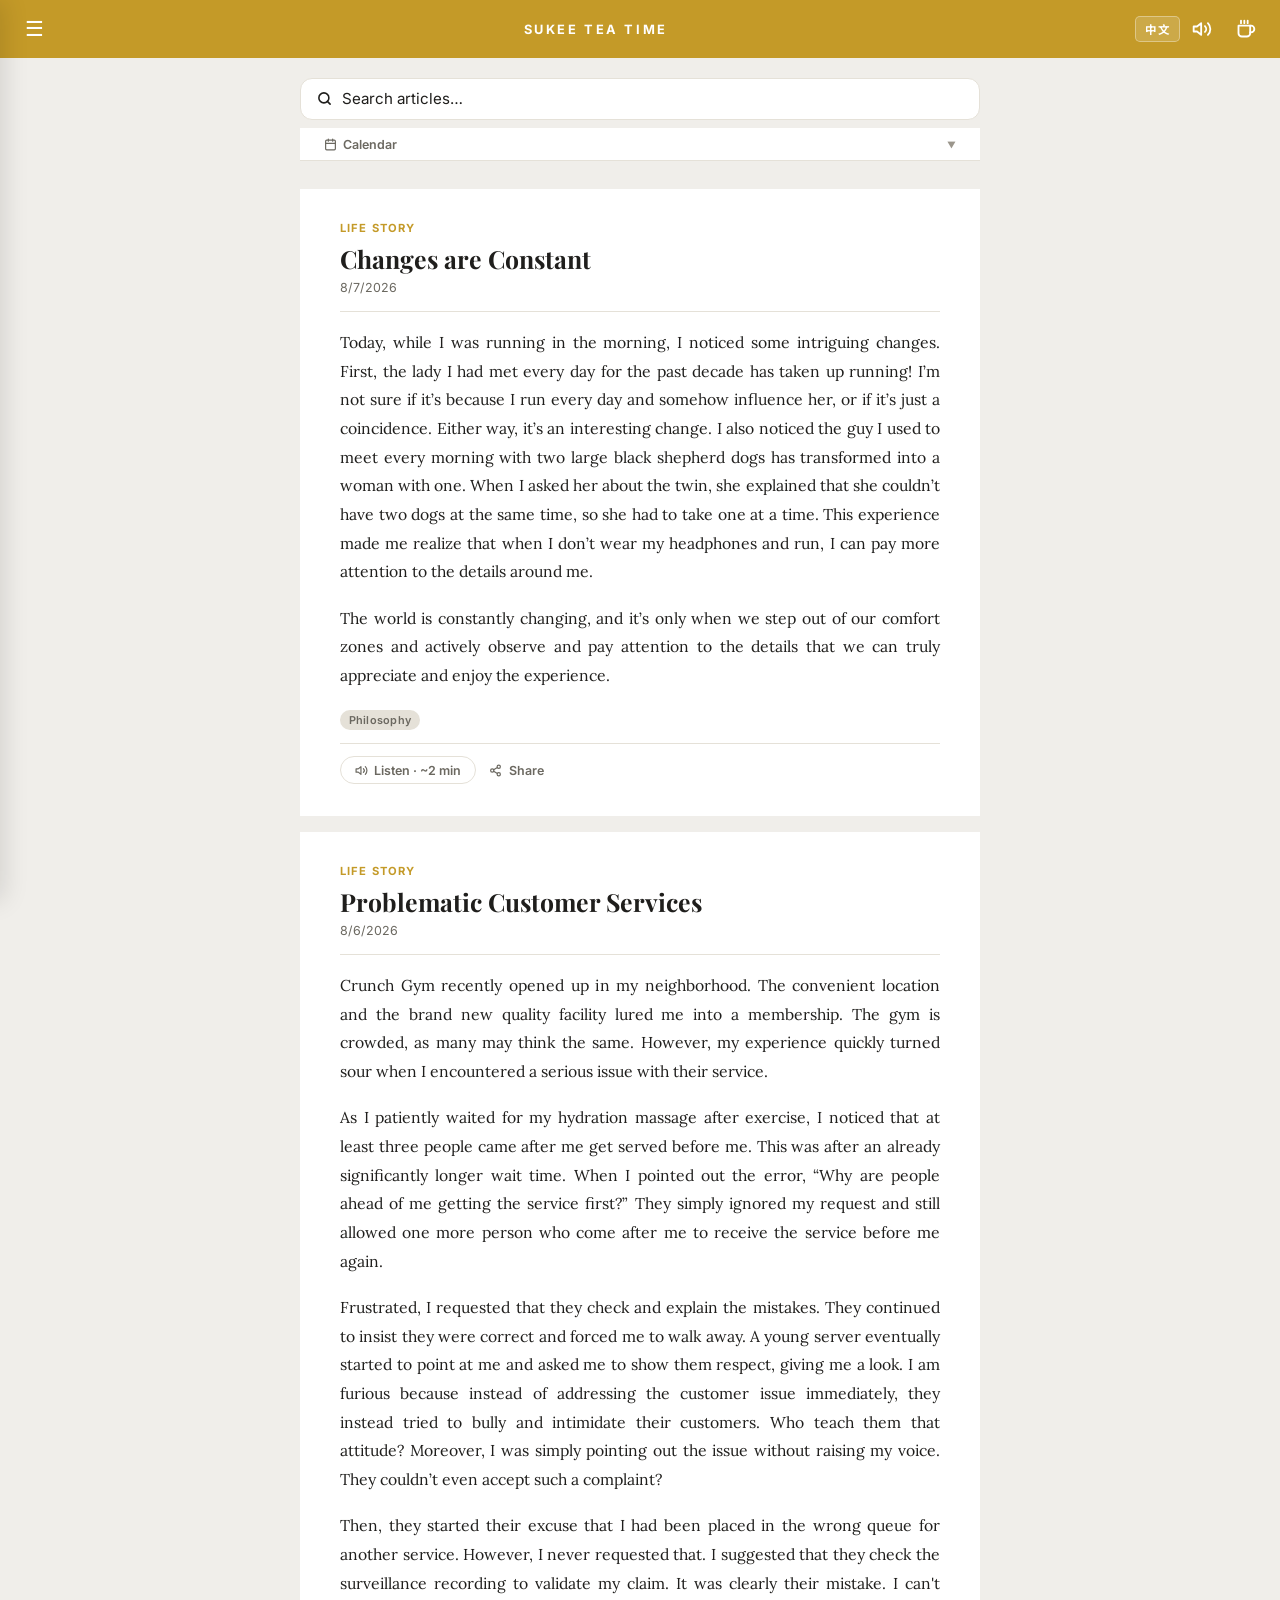
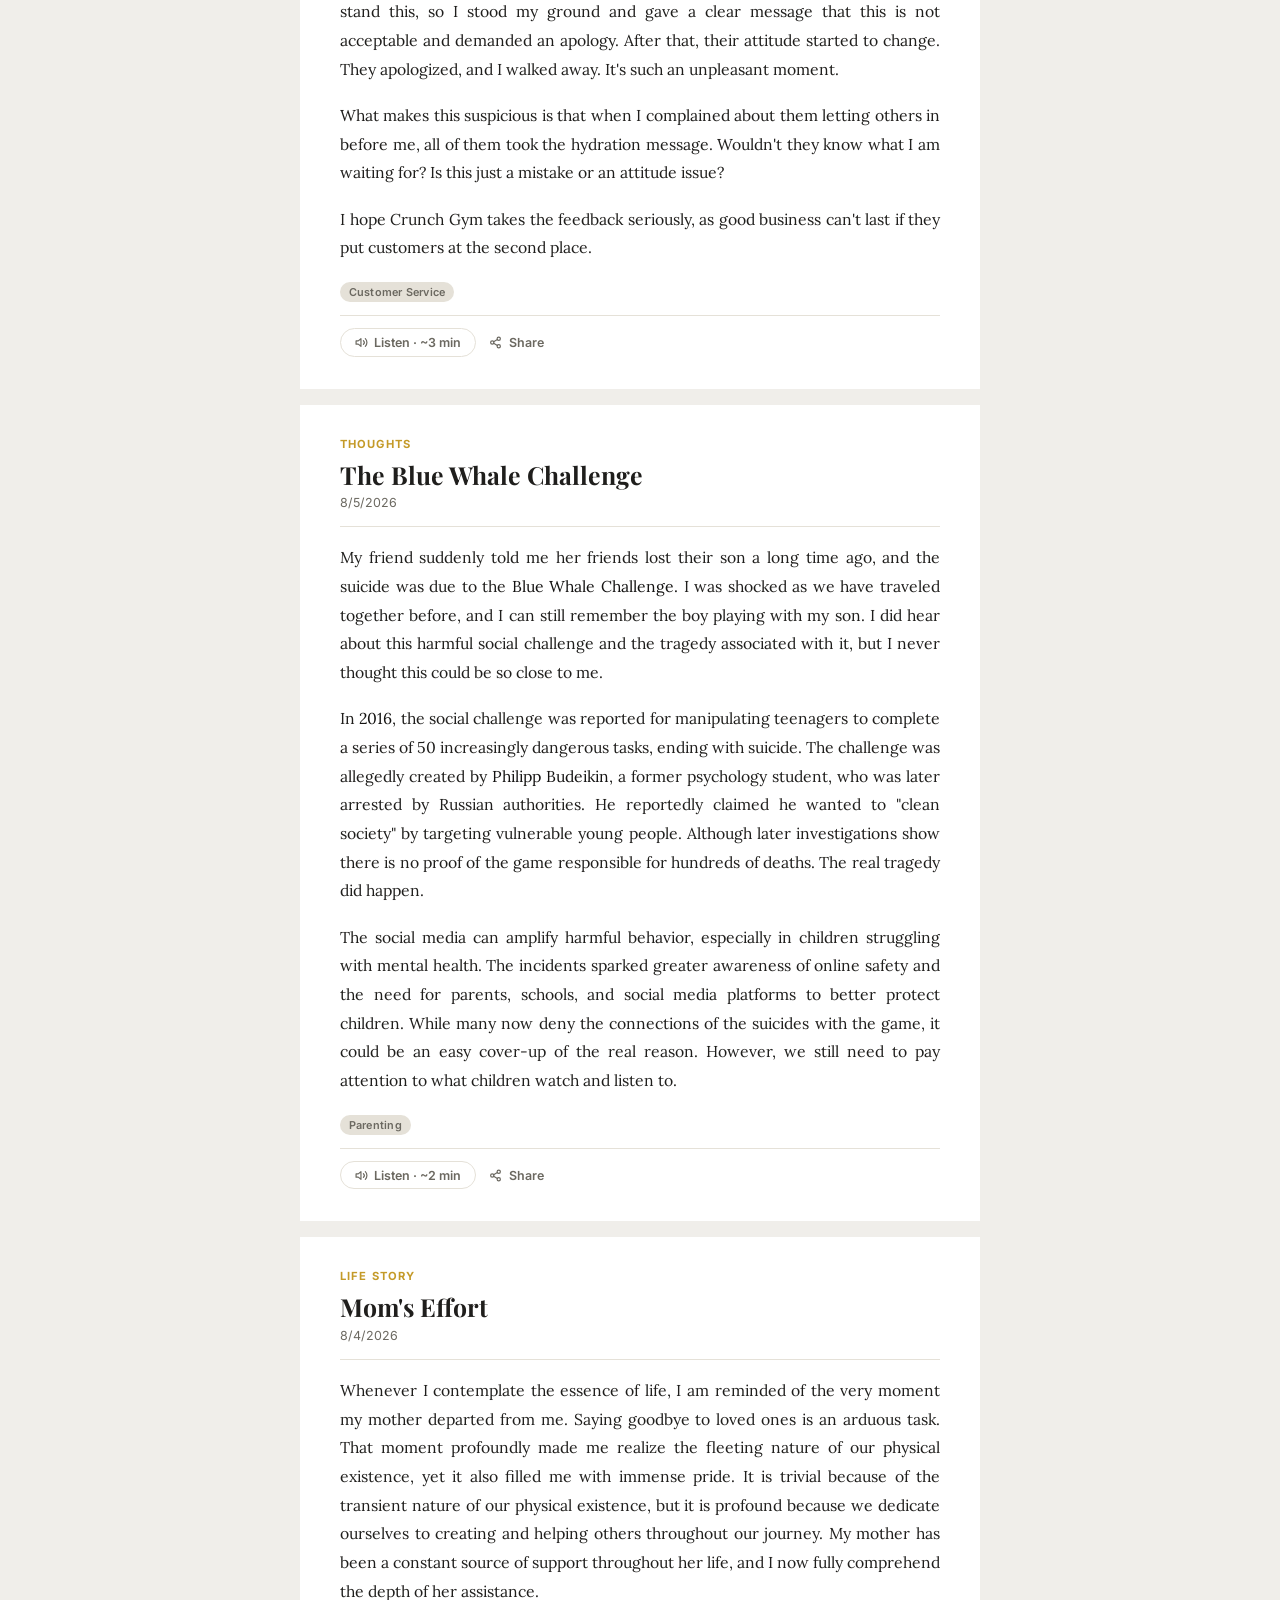
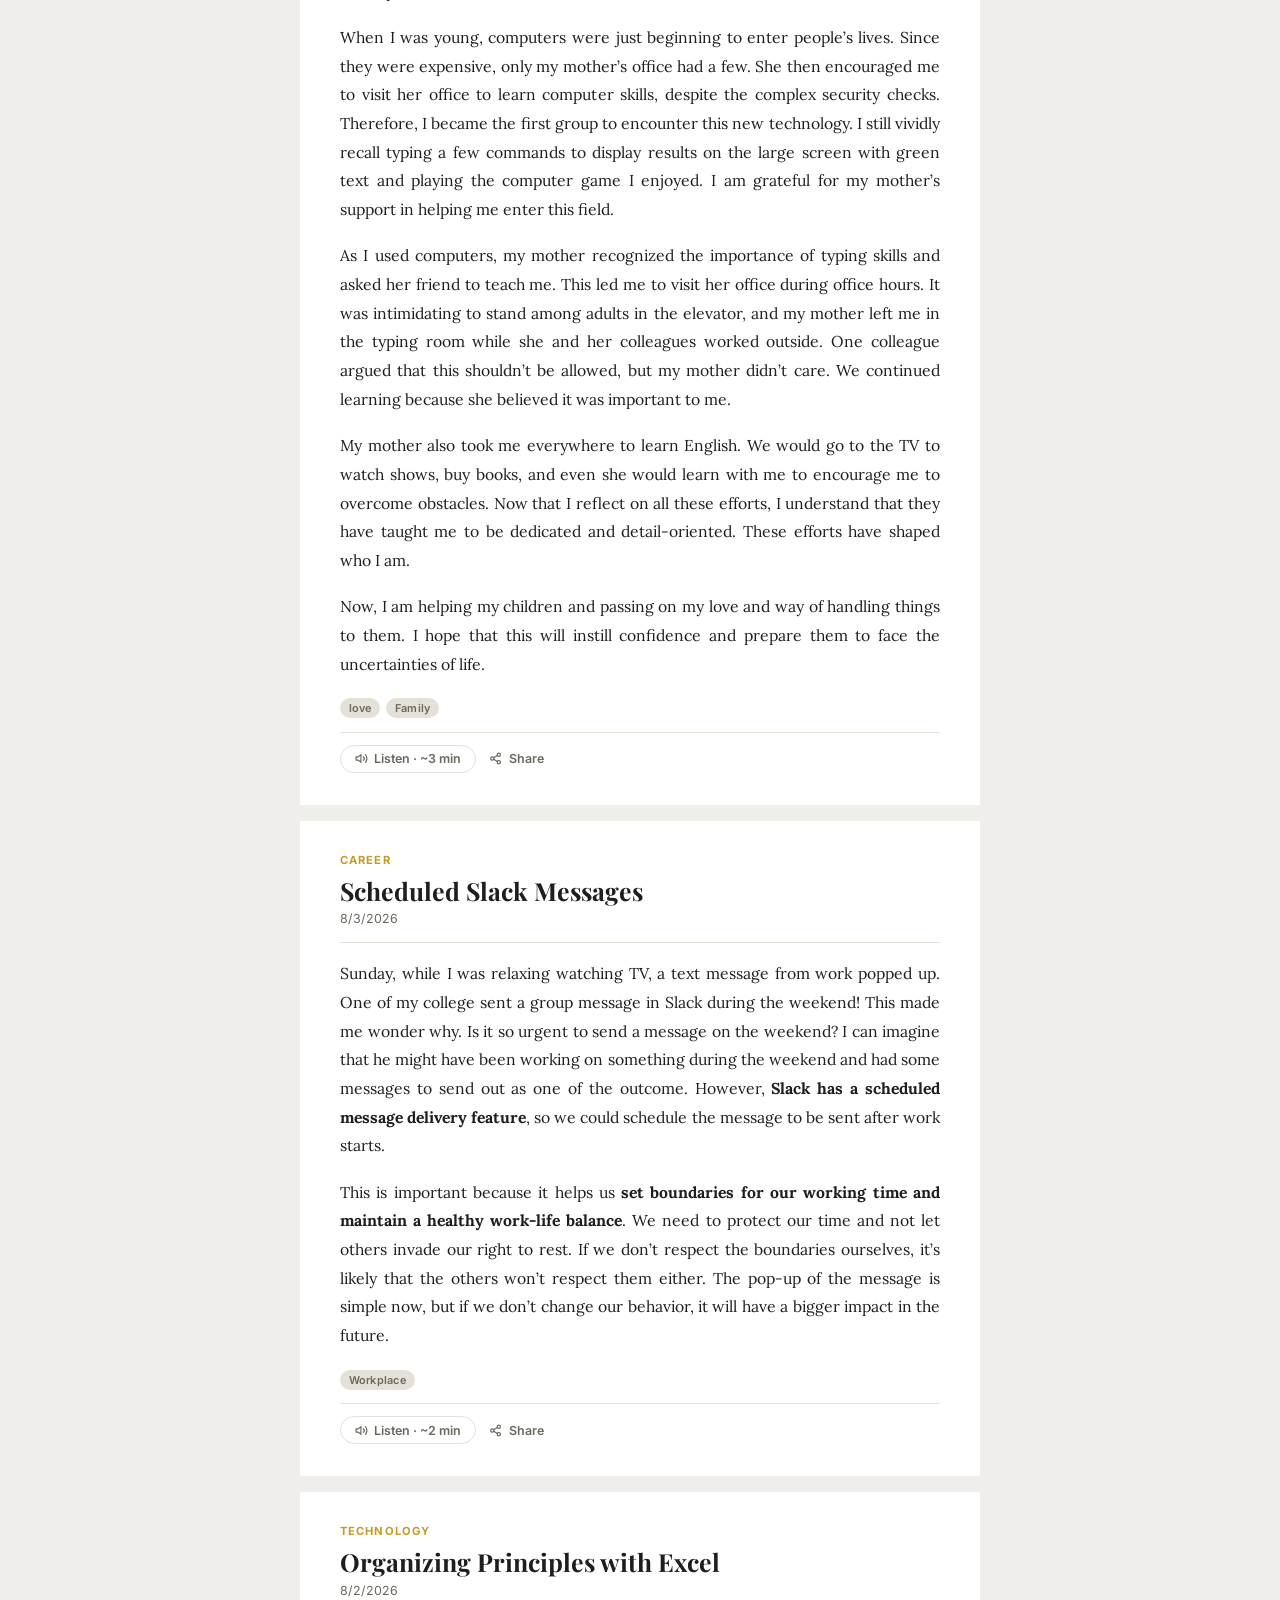
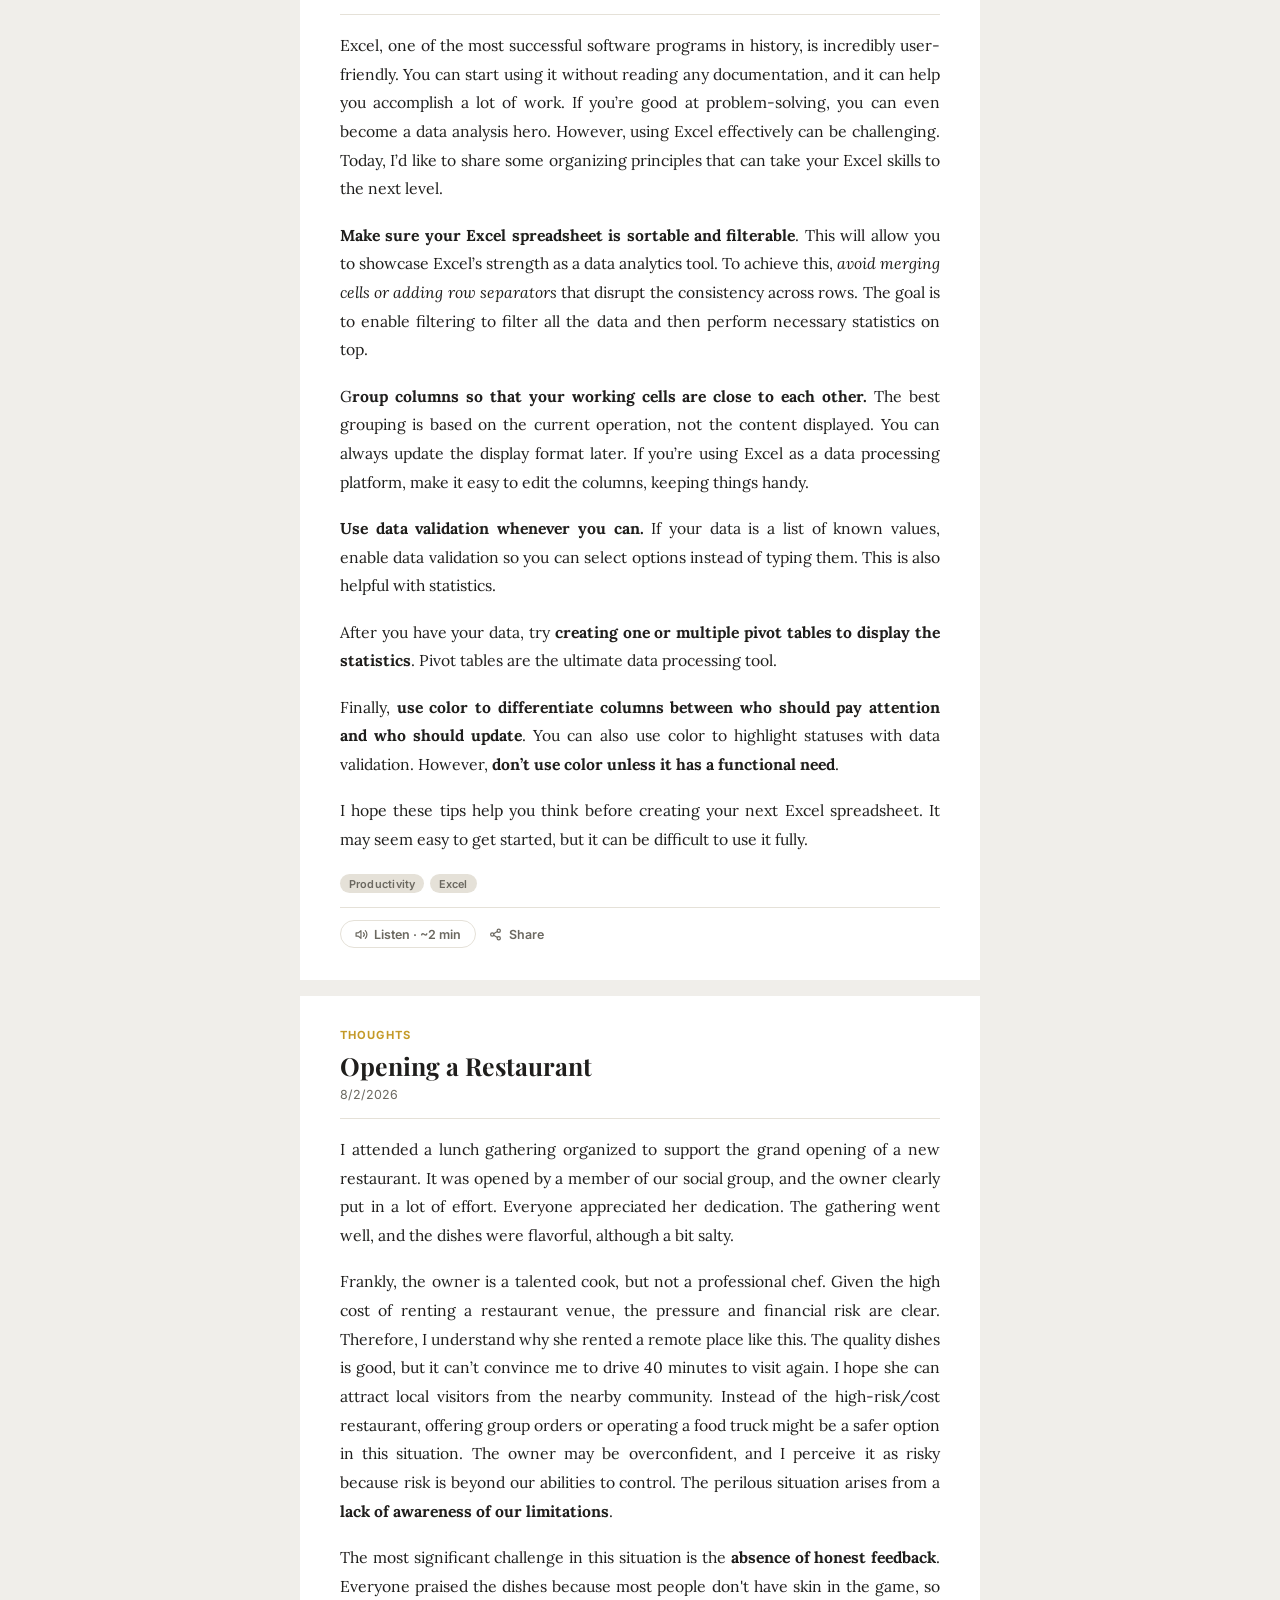
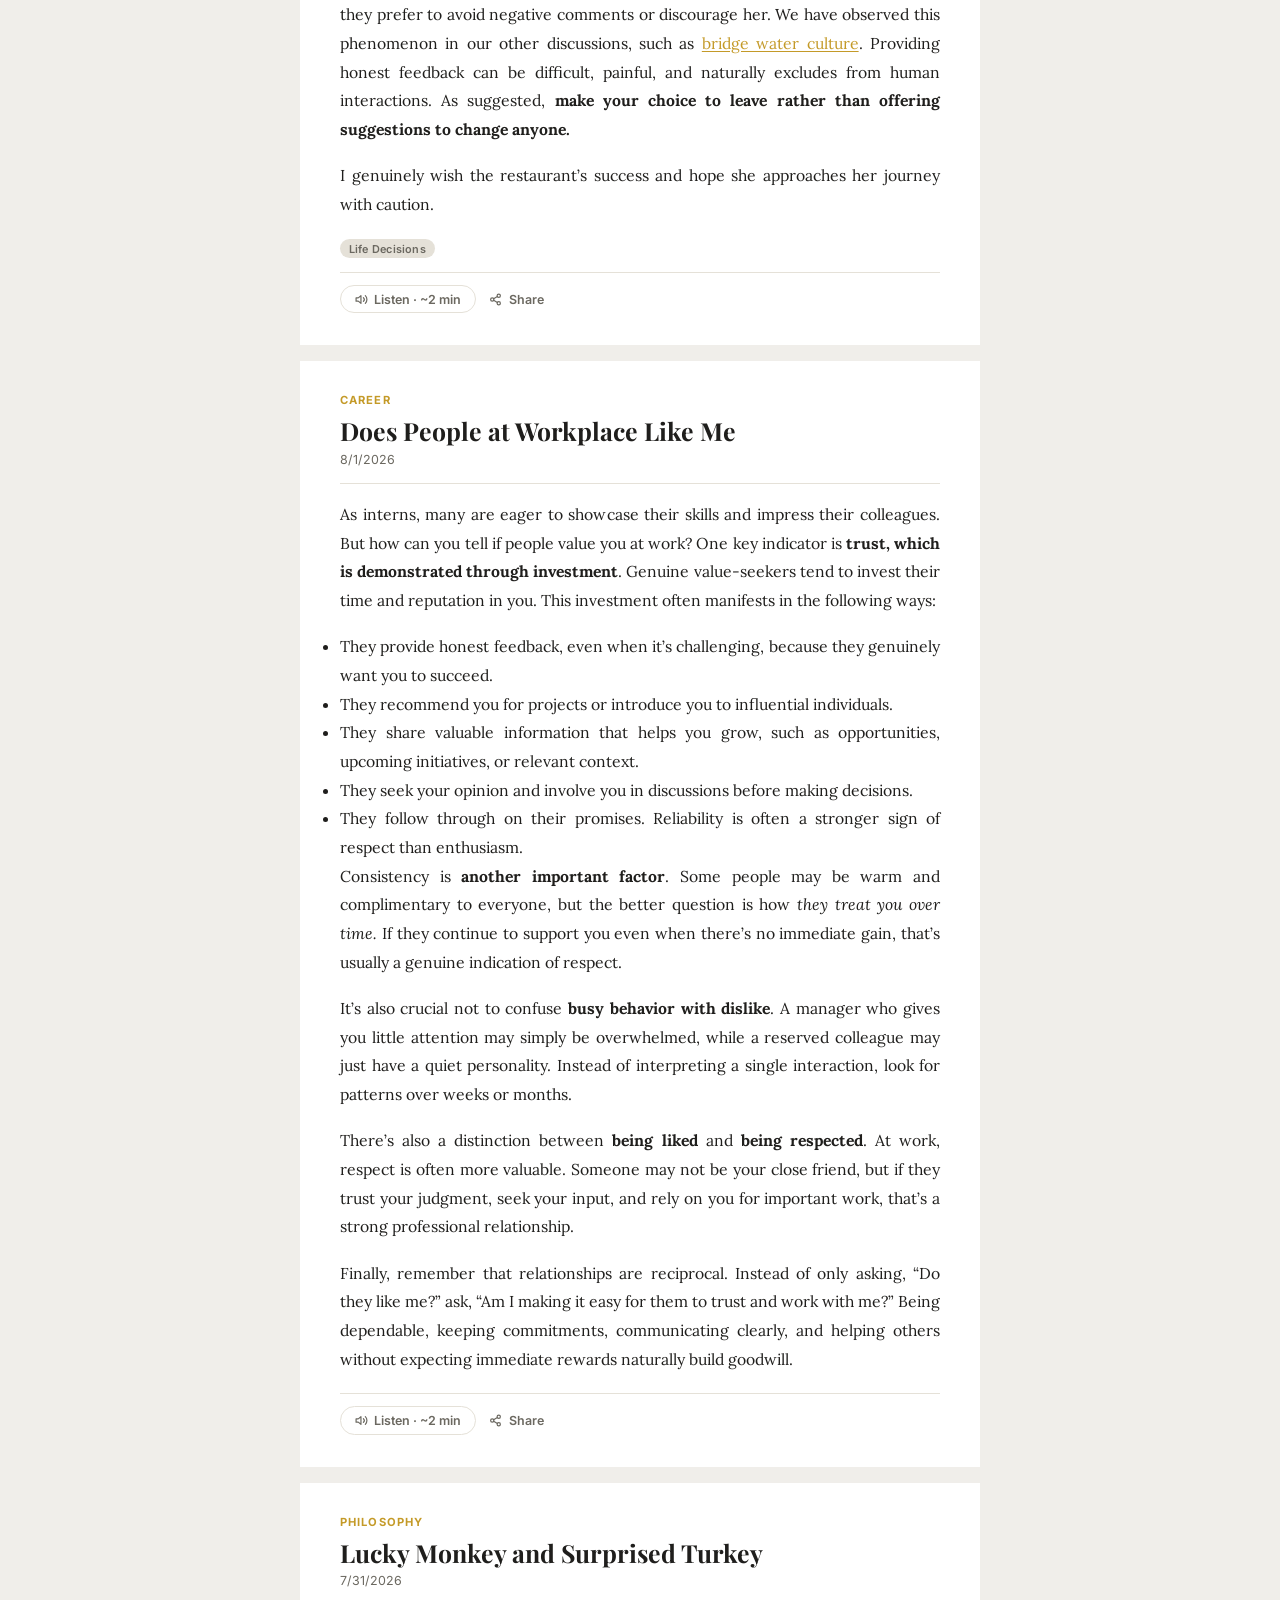
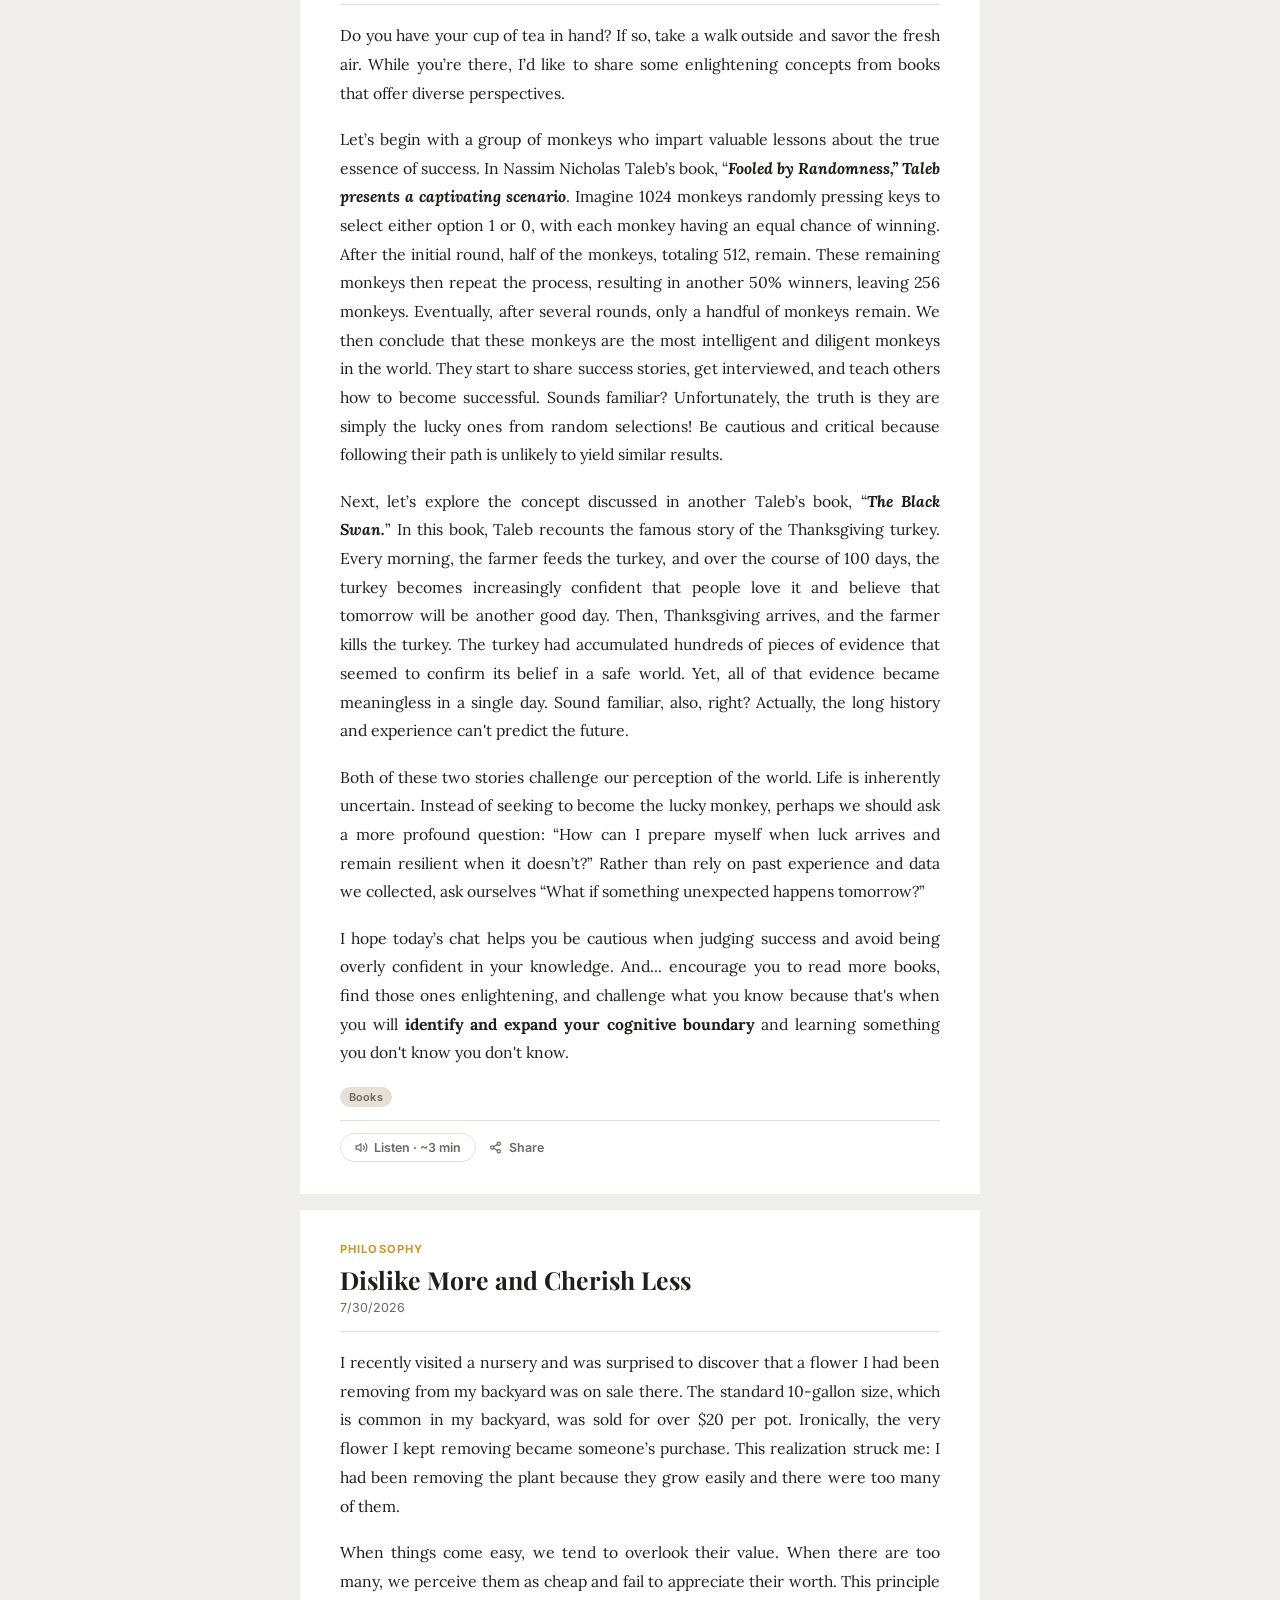
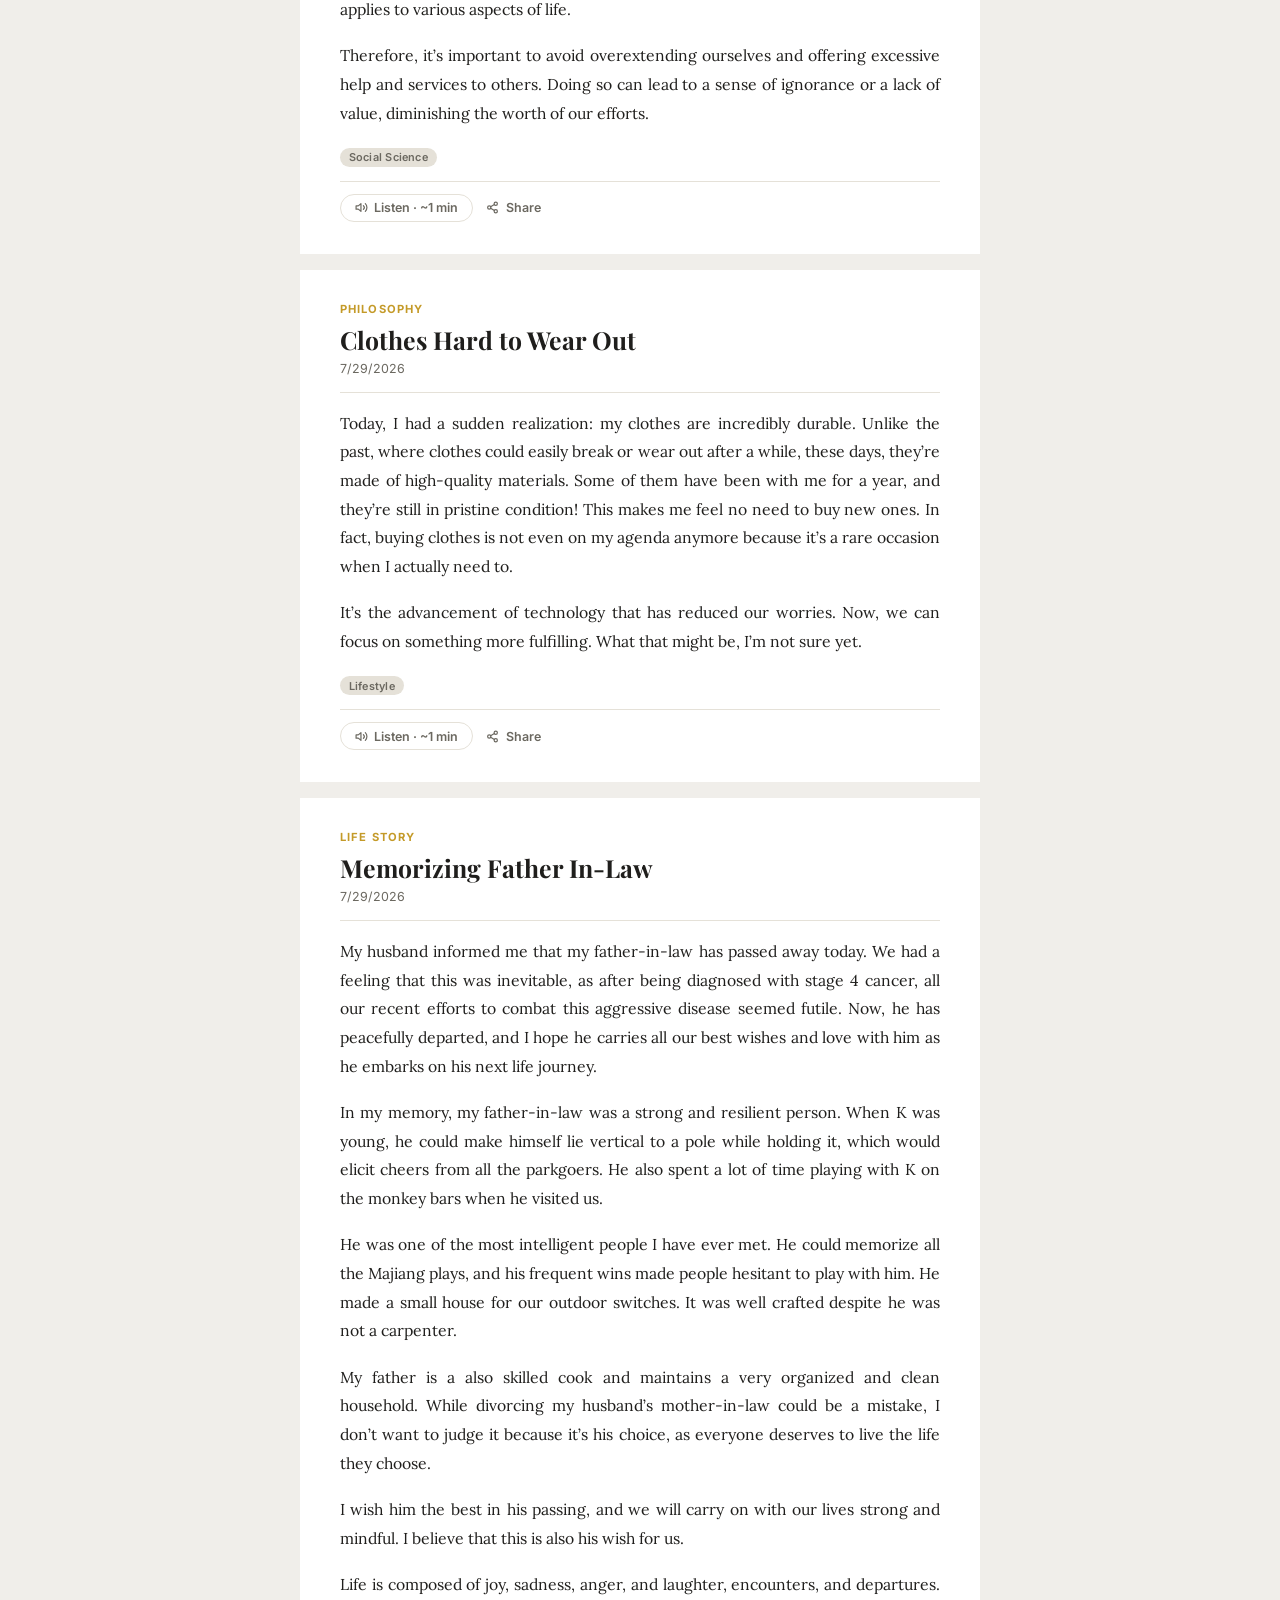
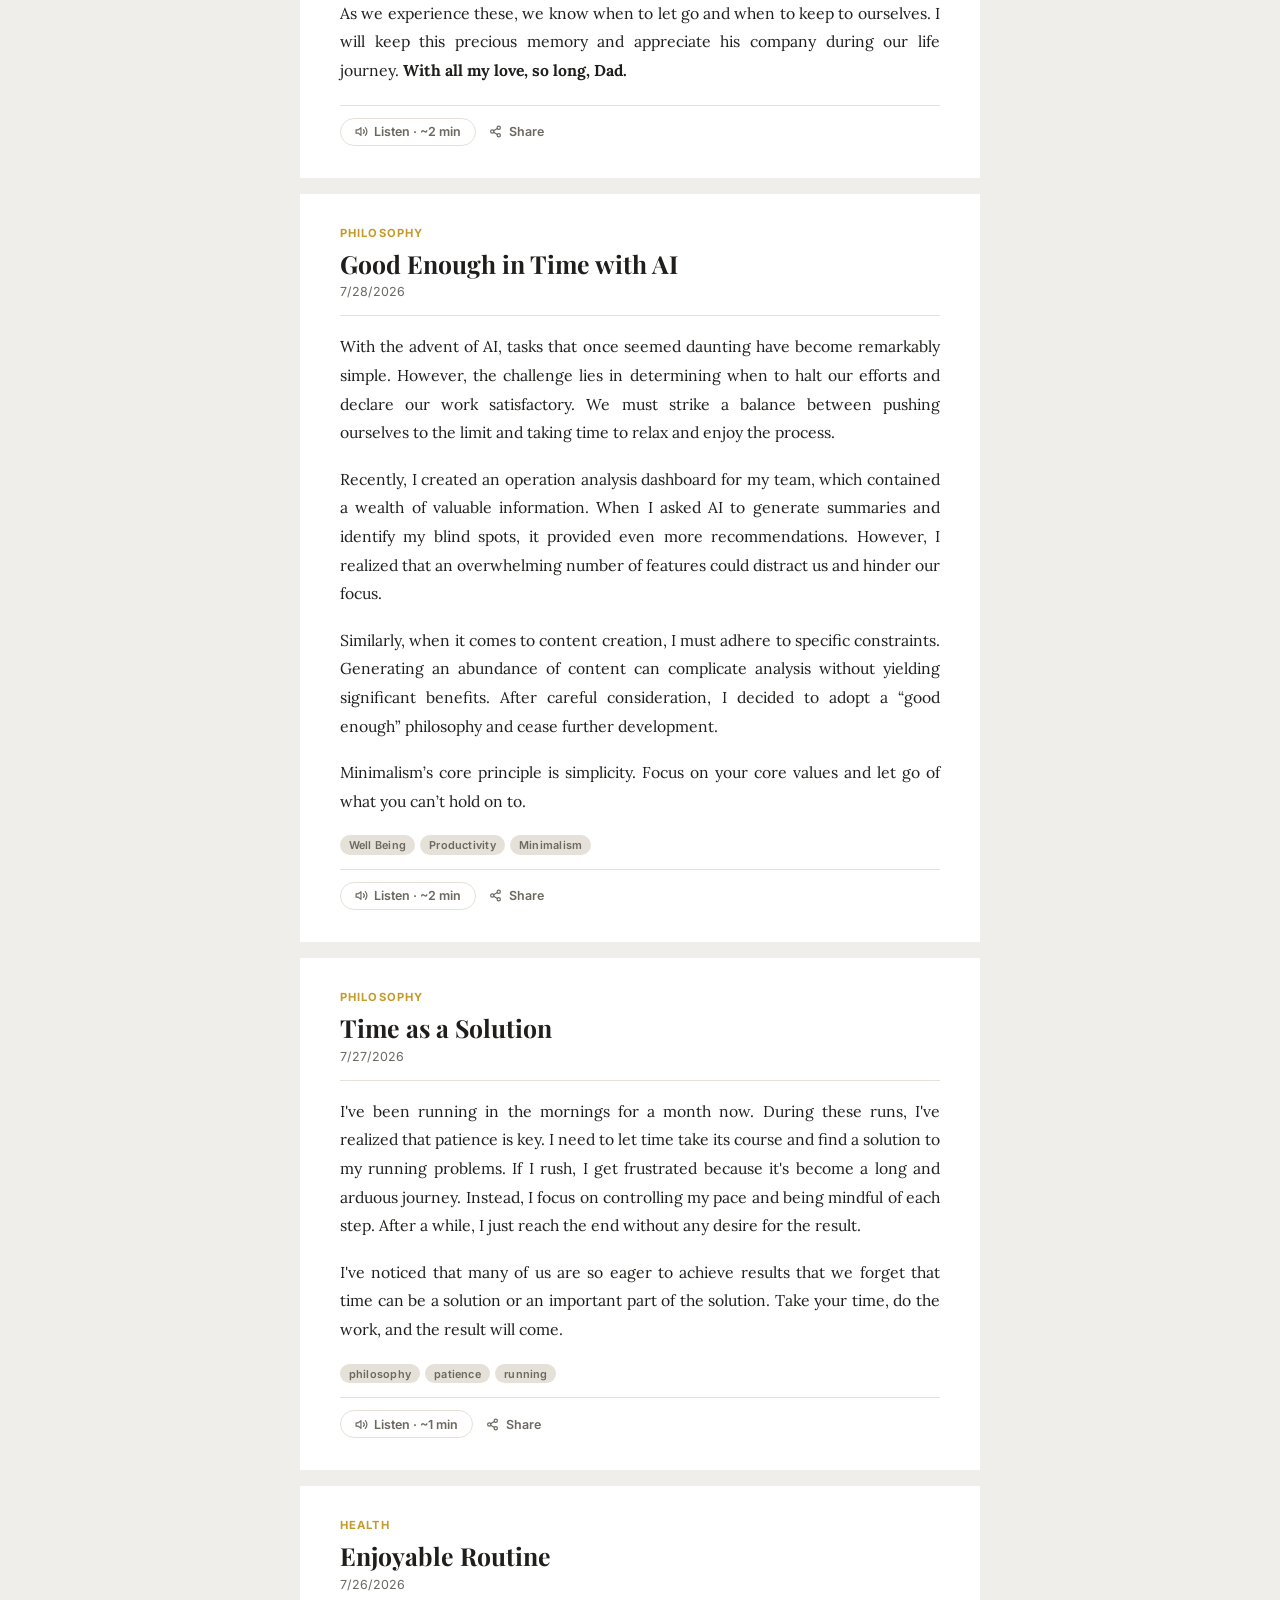
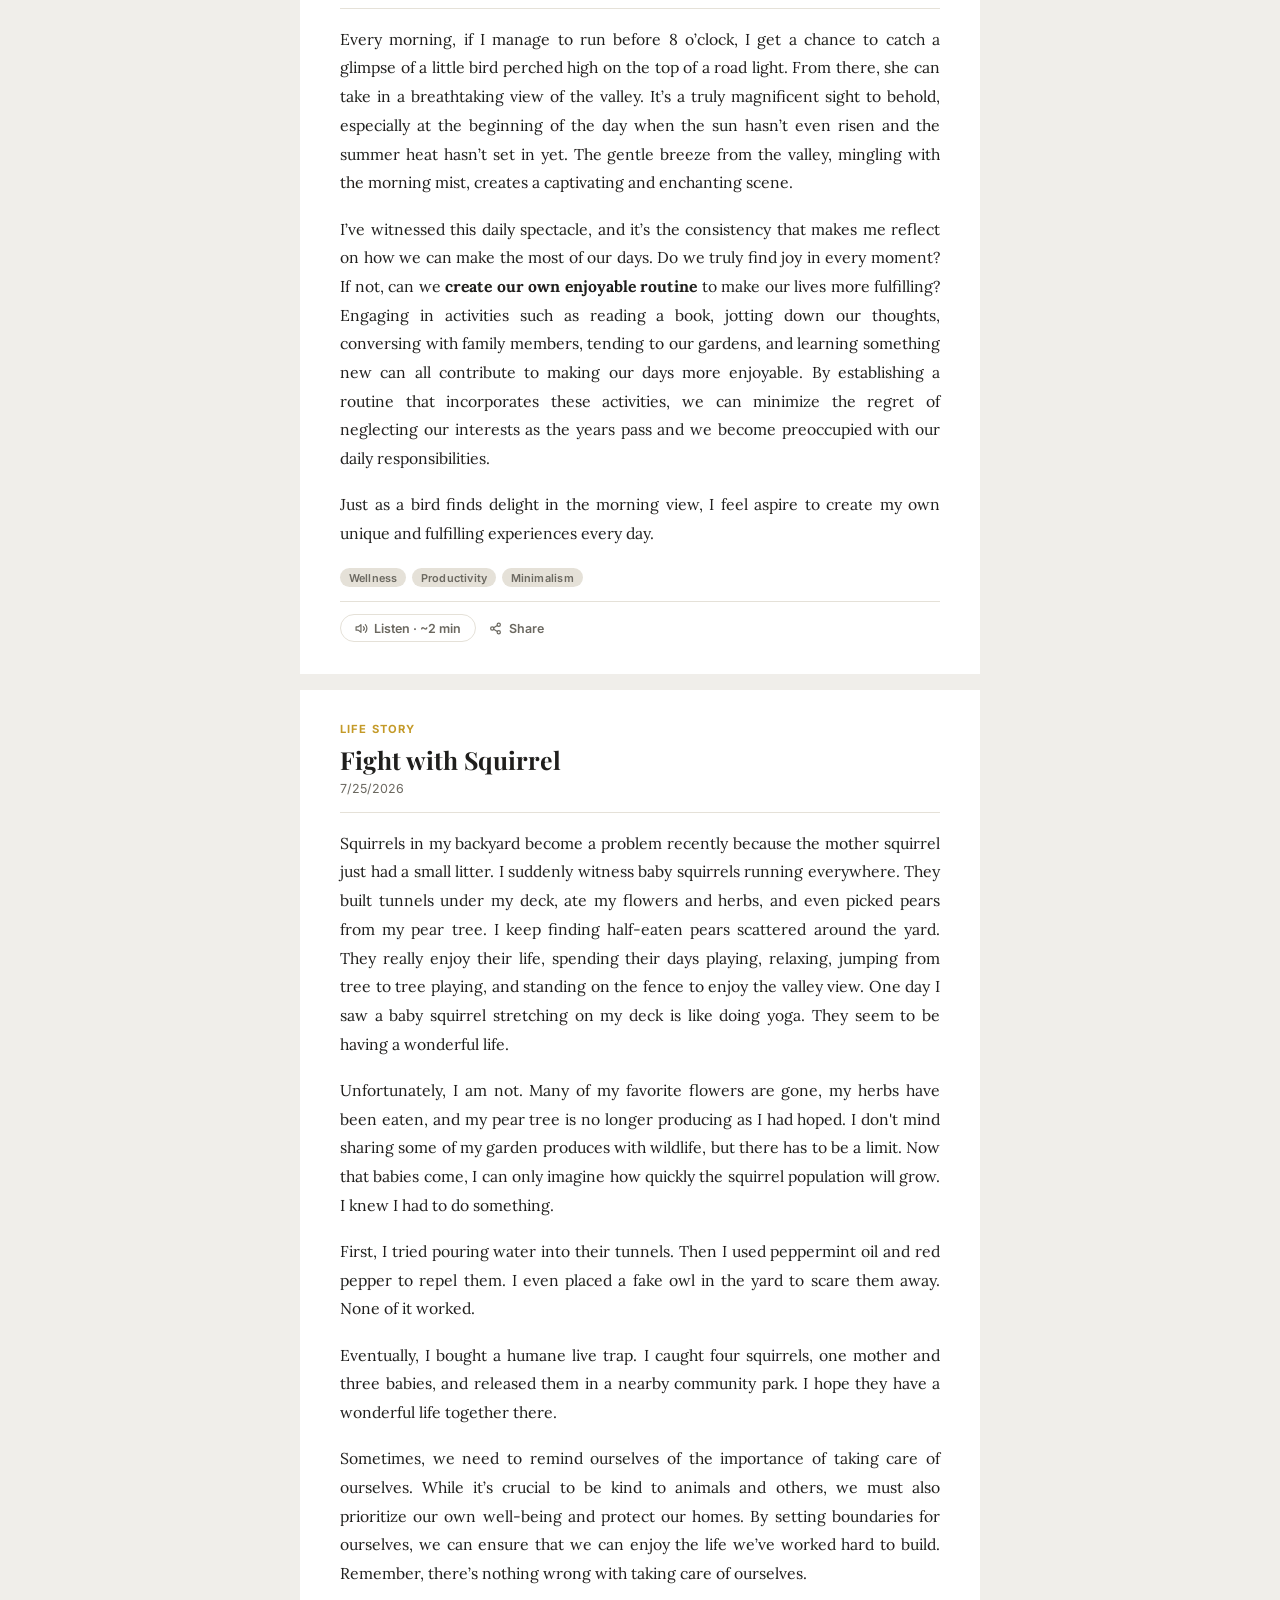
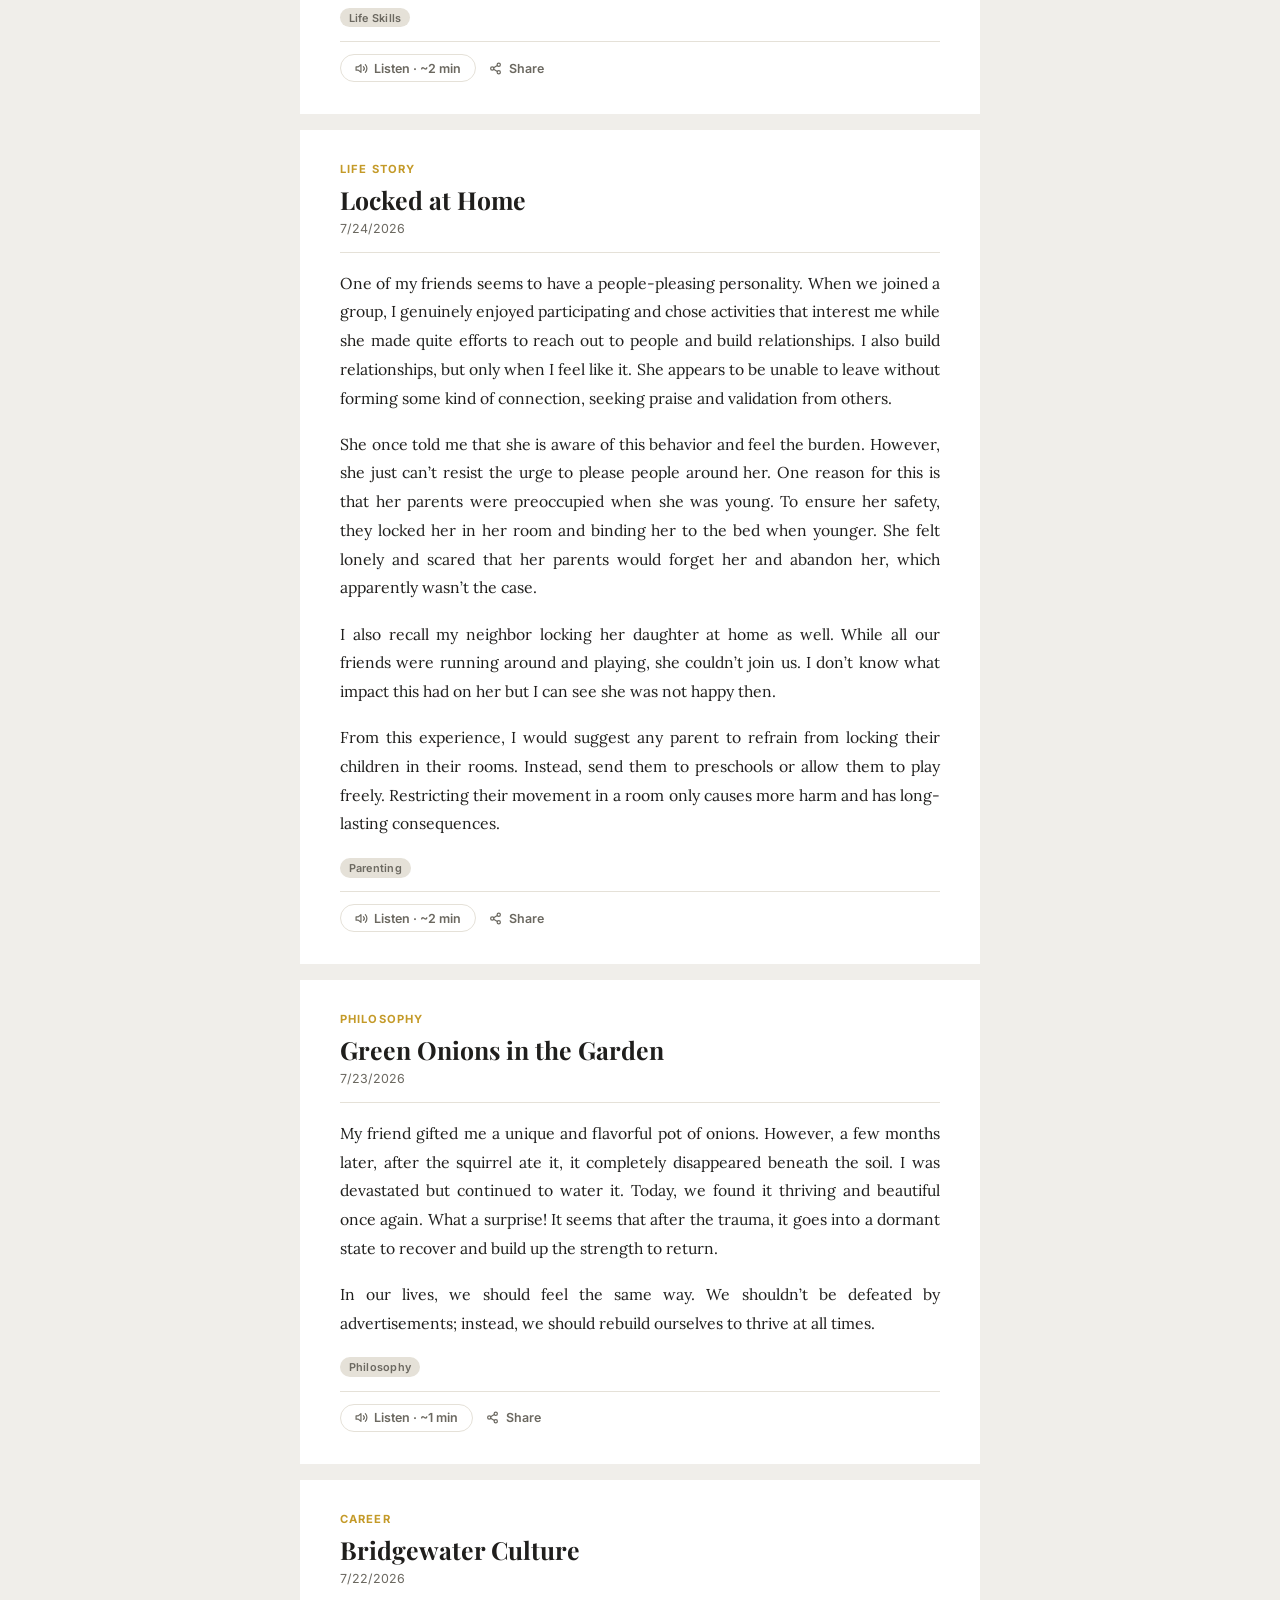
<file: index.html>
<!DOCTYPE html>
<html lang="en">
<head>
  <meta charset="UTF-8">
  <meta name="viewport" content="width=device-width, initial-scale=1.0">
  <title>Sukee Tea Time</title>

  <!-- Open Graph / social sharing -->
  <meta property="og:site_name" content="Sukee Tea Time">
  <meta property="og:type" content="article">
  <meta property="og:title" id="ogTitle" content="Sukee Tea Time">
  <meta property="og:description" id="ogDescription" content="Reflections on life, wellness, and everyday moments.">
  <meta property="og:url" id="ogUrl" content="">
  <meta property="og:image" id="ogImage" content="">
  <meta name="twitter:card" content="summary_large_image">
  <meta name="twitter:title" id="twTitle" content="Sukee Tea Time">
  <meta name="twitter:description" id="twDescription" content="Reflections on life, wellness, and everyday moments.">
  <meta name="twitter:image" id="twImage" content="">
  <link rel="preconnect" href="https://fonts.googleapis.com">
  <link rel="preconnect" href="https://fonts.gstatic.com" crossorigin>
  <link href="https://fonts.googleapis.com/css2?family=Inter:wght@400;500;600;700;800&family=Lora:ital,wght@0,400;0,500;1,400&family=Noto+Sans+SC:wght@400;700&family=Playfair+Display:wght@700;800&display=swap" rel="stylesheet">
  <link rel="stylesheet" href="style.css">
</head>
<body>

  <!-- Header -->
  <header>
    <button class="hamburger" id="hamburgerBtn" aria-label="Menu">&#9776;</button>
    <span class="site-name">Sukee Tea Time</span>
    <button class="lang-toggle" id="langToggle" aria-label="Switch language">中文</button>
    <button class="speaker-btn" id="speakerBtn" aria-label="Read article aloud">
      <svg width="20" height="20" viewBox="0 0 24 24" fill="none" stroke="currentColor" stroke-width="2.2" stroke-linecap="round" stroke-linejoin="round">
        <polygon points="11 5 6 9 2 9 2 15 6 15 11 19 11 5"/>
        <path d="M15.54 8.46a5 5 0 0 1 0 7.07"/>
        <path d="M19.07 4.93a10 10 0 0 1 0 14.14"/>
      </svg>
    </button>
    <a class="tea-chat-btn" href="https://talk.sukeeteatime.com/" target="_blank" rel="noopener" aria-label="Open Tea Chat">
      <svg width="20" height="20" viewBox="0 0 24 24" fill="none" stroke="currentColor" stroke-width="2.2" stroke-linecap="round" stroke-linejoin="round">
        <path d="M17 8h1a4 4 0 0 1 0 8h-1"/>
        <path d="M3 8h14v9a4 4 0 0 1-4 4H7a4 4 0 0 1-4-4V8z"/>
        <line x1="6" y1="2" x2="6" y2="5"/>
        <line x1="10" y1="2" x2="10" y2="5"/>
        <line x1="14" y1="2" x2="14" y2="5"/>
      </svg>
    </a>
  </header>

  <!-- Sidebar -->
  <div class="sidebar-backdrop" id="sidebarBackdrop"></div>
  <aside class="sidebar" id="sidebar">
    <div class="sidebar-head">
      <span class="sidebar-head-title">Sukee Tea Time</span>
      <button class="sidebar-close" id="sidebarClose">✕</button>
    </div>
    <div class="sidebar-body">
      <div class="sidebar-label" id="sidebarBrowseLabel">Browse</div>
      <ul class="sidebar-nav" id="sidebarNav"></ul>
      <div class="sidebar-divider"></div>
    </div>
  </aside>

  <!-- Main search -->
  <div class="main-search-wrap">
    <svg class="main-search-icon" width="15" height="15" viewBox="0 0 24 24" fill="none" stroke="currentColor" stroke-width="2.5" stroke-linecap="round" stroke-linejoin="round"><circle cx="11" cy="11" r="8"/><line x1="21" y1="21" x2="16.65" y2="16.65"/></svg>
    <input type="search" id="mainSearch" class="main-search-input" placeholder="Search articles…" autocomplete="off" autocorrect="off" spellcheck="false">
    <button class="main-search-clear" id="mainSearchClear" style="display:none">✕</button>
  </div>

  <!-- Calendar -->
  <div class="calendar-widget" id="calendarWidget"></div>

  <!-- Main feed -->
  <main id="blogFeed"></main>

  <footer>
    <p>Sukee Tea Time</p>
  </footer>

  <!-- Listen Dialog -->
  <div class="dialog-overlay" id="listenOverlay">
    <div class="listen-dialog">
      <span class="dialog-icon">🎧</span>
      <h2 id="listenDialogTitle">Listen Mode</h2>
      <p id="listenDialogSubtitle">Pick categories and duration for your session.</p>
      <div class="cat-filter-label" id="listenCatLabel">Categories</div>
      <div class="cat-filter-chips" id="catFilterChips"></div>
      <div class="cat-filter-label" id="listenContentLbl">Reading Language</div>
      <div class="time-opts" id="listenLangOpts">
        <button class="time-opt active" data-lang="en">English</button>
        <button class="time-opt" data-lang="zh">Chinese</button>
        <button class="time-opt" data-lang="mix">Mix</button>
      </div>
      <div class="cat-filter-label" id="listenDurLabel">Session length</div>
      <div class="time-opts">
        <button class="time-opt active" data-min="10">10 min</button>
        <button class="time-opt" data-min="15">15 min</button>
        <button class="time-opt" data-min="30">30 min</button>
      </div>
      <button class="btn-start" id="startListenBtn">▶ Start Listening</button>
      <button class="btn-cancel" id="cancelListenBtn">Cancel</button>
    </div>
  </div>

  <!-- Mini Player -->
  <div class="mini-player" id="miniPlayer">
    <div class="mp-info">
      <span class="mp-label" id="mpLabel">🎧 Now Reading</span>
      <div class="mp-title" id="mpTitle">—</div>
      <div class="mp-progress"><div class="mp-bar" id="mpBar"></div></div>
    </div>
    <div class="mp-controls">
      <button class="mp-btn" id="mpPause">⏸</button>
      <button class="mp-btn mp-skip" id="mpSkip">⏭ Skip</button>
      <button class="mp-btn" id="mpStop">■ Stop</button>
    </div>
  </div>

  <!-- Article Modal -->
  <div class="modal-overlay" id="modalOverlay">
    <div class="modal" role="dialog" aria-modal="true">
      <div class="modal-gold-bar"></div>
      <div class="modal-inner">
        <div class="modal-cat" id="modalCategory"></div>
        <h2 class="modal-title" id="modalTitle"></h2>
        <div class="modal-byline" id="modalByline"></div>
        <div class="modal-tags-row" id="modalTags"></div>
        <hr class="modal-divider">
        <div class="modal-body" id="modalContent"></div>
      </div>
      <!-- Home button: placed AFTER modal-inner so it sits above the iOS scroll layer -->
      <a class="modal-close" id="modalClose" href="https://talk.sukeeteatime.com/" target="_blank" rel="noopener" aria-label="Open Sukee Tea Time">
        <svg width="16" height="16" viewBox="0 0 24 24" fill="none" stroke="currentColor" stroke-width="2.2" stroke-linecap="round" stroke-linejoin="round"><path d="M3 9l9-7 9 7v11a2 2 0 0 1-2 2H5a2 2 0 0 1-2-2z"/><polyline points="9 22 9 12 15 12 15 22"/></svg>
      </a>
      <!-- Session controls bar — shown only during timed reading -->
      <div class="session-bar" id="sessionBar" style="display:none">
        <div class="session-bar-progress"><div class="session-bar-fill" id="sessionBarFill"></div></div>
        <div class="session-bar-body">
          <span class="session-bar-track" id="sessionBarTrack"></span>
          <div class="session-bar-controls">
            <button class="sb-btn" id="sbPause">⏸</button>
            <button class="sb-btn sb-skip" id="sbSkip">⏭ Next</button>
            <button class="sb-btn sb-stop" id="sbStop">■ Stop</button>
          </div>
        </div>
      </div>
    </div>
  </div>


  <!-- YouTube IFrame API pre-loaded so it's ready before any session starts -->
  <script async src="https://www.youtube.com/iframe_api"></script>

  <!-- All posts bundled into one file by the pre-commit hook (was 365 separate requests) -->
  <script src="blogs/registry.js?v=14" defer></script>
  <script src="blogs-ch/registry.js?v=14" defer></script>
  <script src="app.js?v=14" defer></script>

</body>
</html>
</file>
<file: style.css>
/* === Reset === */
*, *::before, *::after { box-sizing: border-box; margin: 0; padding: 0; }
html { scroll-behavior: smooth; }

:root {
  --gold: #C49A28;
  --gold-dark: #a8831e;
  --bg: #f0eeea;
  --surface: #ffffff;
  --text: #1f1e1c;
  --text-muted: #6b6860;
  --text-light: #9b968c;
  --border: #e5e1d8;
  --serif: 'Lora', Georgia, 'Times New Roman', serif;
  --display: 'Playfair Display', Georgia, serif;
  --sans: 'Inter', 'Noto Sans SC', system-ui, -apple-system, sans-serif;
}

body {
  font-family: var(--serif);
  background: var(--bg);
  color: var(--text);
  min-height: 100vh;
  -webkit-font-smoothing: antialiased;
}

body.lang-zh {
  font-family: 'Noto Sans SC', system-ui, sans-serif;
}
body.lang-zh .modal-body,
body.lang-zh .post-body {
  font-family: 'Noto Sans SC', system-ui, sans-serif;
  line-height: 2;
}

/* === Header === */
header {
  position: sticky;
  top: 0;
  z-index: 100;
  background: var(--gold);
  display: flex;
  align-items: center;
  height: 58px;
  padding: 0 0.75rem;
}

.hamburger, .speaker-btn, .tea-chat-btn {
  background: none;
  border: none;
  color: white;
  cursor: pointer;
  width: 44px;
  height: 44px;
  display: flex;
  align-items: center;
  justify-content: center;
  border-radius: 50%;
  transition: background 0.15s;
  flex-shrink: 0;
  text-decoration: none;
}
.hamburger { font-size: 1.3rem; letter-spacing: -1px; }
.speaker-btn { font-size: 1.2rem; }
.hamburger:hover, .speaker-btn:hover, .tea-chat-btn:hover { background: rgba(255,255,255,0.18); }

.lang-toggle {
  background: rgba(255,255,255,0.15);
  border: 1px solid rgba(255,255,255,0.35);
  color: white;
  border-radius: 5px;
  padding: 0.22rem 0.55rem;
  font-family: var(--sans);
  font-size: 0.72rem;
  font-weight: 700;
  letter-spacing: 0.04em;
  cursor: pointer;
  transition: background 0.15s;
  margin-right: auto;
}
.lang-toggle:hover { background: rgba(255,255,255,0.28); }

.site-name {
  flex: 1;
  text-align: center;
  font-family: var(--sans);
  font-weight: 700;
  font-size: 0.8rem;
  letter-spacing: 0.2em;
  text-transform: uppercase;
  color: white;
}

/* === Sidebar === */
.sidebar {
  position: fixed;
  top: 0;
  left: -290px;
  width: 290px;
  height: 100dvh;
  background: var(--surface);
  z-index: 300;
  transition: left 0.28s cubic-bezier(0.4, 0, 0.2, 1);
  display: flex;
  flex-direction: column;
  box-shadow: 4px 0 24px rgba(0,0,0,0.12);
}
.sidebar.open { left: 0; }

.sidebar-backdrop {
  position: fixed;
  inset: 0;
  background: rgba(0,0,0,0.38);
  z-index: 299;
  opacity: 0;
  pointer-events: none;
  transition: opacity 0.28s;
}
.sidebar-backdrop.open { opacity: 1; pointer-events: all; }

.sidebar-head {
  background: var(--gold);
  min-height: 58px;
  display: flex;
  align-items: center;
  justify-content: space-between;
  padding: 0 1rem 0 1.25rem;
}
.sidebar-head-title {
  font-family: var(--sans);
  font-weight: 700;
  font-size: 0.75rem;
  letter-spacing: 0.18em;
  text-transform: uppercase;
  color: white;
}
.sidebar-close {
  background: none;
  border: none;
  color: white;
  font-size: 1.1rem;
  cursor: pointer;
  width: 36px;
  height: 36px;
  display: flex;
  align-items: center;
  justify-content: center;
  border-radius: 50%;
  transition: background 0.15s;
}
.sidebar-close:hover { background: rgba(255,255,255,0.18); }

.sidebar-body { flex: 1; overflow-y: auto; padding: 1.25rem 0; }

.sidebar-search-wrap {
  display: flex;
  align-items: center;
  margin: 0 1.25rem 1rem;
  background: #f8f7f4;
  border: 1.5px solid var(--border);
  border-radius: 10px;
  padding: 0.5rem 0.75rem;
  transition: border-color 0.18s;
}
.sidebar-search-wrap:focus-within {
  border-color: var(--gold);
  background: #fff;
}
.sidebar-search-icon {
  color: var(--text-dim);
  flex-shrink: 0;
  margin-right: 0.5rem;
}
.sidebar-search-input {
  flex: 1;
  border: none;
  background: transparent;
  font-family: var(--sans);
  font-size: 0.88rem;
  color: var(--text);
  outline: none;
  min-width: 0;
  -webkit-appearance: none;
}
.sidebar-search-input::placeholder { color: var(--text-dim); }
.sidebar-search-input::-webkit-search-cancel-button { display: none; }
.sidebar-search-clear {
  display: none;
  align-items: center;
  justify-content: center;
  border: none;
  background: none;
  color: var(--text-dim);
  cursor: pointer;
  font-size: 0.75rem;
  padding: 0 0 0 0.35rem;
  flex-shrink: 0;
}
.sidebar-search-clear:hover { color: var(--text); }

mark.search-hl {
  background: #ffe066;
  color: inherit;
  border-radius: 2px;
  padding: 0 1px;
}
@media (prefers-color-scheme: dark) {
  mark.search-hl { background: #b8860b; color: #fff; }
}
:root[data-theme="dark"] mark.search-hl { background: #b8860b; color: #fff; }
:root[data-theme="light"] mark.search-hl { background: #ffe066; color: inherit; }

.search-snippet {
  font-size: 0.88rem;
  color: var(--text-dim);
  line-height: 1.55;
  margin: 0;
}

.sidebar-label {
  font-family: var(--sans);
  font-size: 0.65rem;
  font-weight: 700;
  text-transform: uppercase;
  letter-spacing: 0.1em;
  color: var(--text-light);
  padding: 0 1.25rem;
  margin-bottom: 0.35rem;
  margin-top: 1rem;
}
.sidebar-label:first-child { margin-top: 0; }

.sidebar-nav { list-style: none; }
.sidebar-nav li button {
  display: block;
  width: 100%;
  text-align: left;
  background: none;
  border: none;
  border-left: 3px solid transparent;
  padding: 0.6rem 1.25rem;
  font-family: var(--sans);
  font-size: 0.88rem;
  color: var(--text-muted);
  cursor: pointer;
  transition: all 0.15s;
}
.sidebar-nav li button:hover { background: #faf8f4; color: var(--gold); border-left-color: var(--gold); }
.sidebar-nav li button.active { color: var(--gold); font-weight: 700; border-left-color: var(--gold); background: #fef9ee; }

.sidebar-divider { height: 1px; background: var(--border); margin: 1rem 1.25rem; }

.sidebar-write {
  display: block;
  margin: 0.75rem 1.25rem 0;
  padding: 0.65rem 1rem;
  background: var(--gold);
  color: white;
  border-radius: 4px;
  font-family: var(--sans);
  font-size: 0.84rem;
  font-weight: 600;
  text-align: center;
  text-decoration: none;
  transition: background 0.15s;
}
.sidebar-write:hover { background: var(--gold-dark); opacity: 1; }

/* === Main Feed === */
main { max-width: 680px; margin: 0 auto; padding: 1.75rem 0 6rem; }
body.player-active main { padding-bottom: 5.5rem; }

.post-card {
  background: var(--surface);
  padding: 2rem 2.5rem;
  margin-bottom: 1rem;
  cursor: pointer;
  transition: box-shadow 0.18s;
  -webkit-tap-highlight-color: transparent;
}
.post-card:hover { box-shadow: 0 3px 16px rgba(0,0,0,0.09); }
.post-card--pinned { border-left: 3px solid var(--gold); }

.post-cat-row {
  display: flex;
  align-items: center;
  gap: 0.6rem;
  margin-bottom: 0.5rem;
}
.post-cat-row .post-cat { margin-bottom: 0; }

.post-pin-badge {
  font-size: 0.65rem;
  font-weight: 700;
  letter-spacing: 0.06em;
  text-transform: uppercase;
  color: var(--gold);
  opacity: 0.75;
}

.post-cat {
  font-family: var(--sans);
  font-size: 0.7rem;
  font-weight: 700;
  text-transform: uppercase;
  letter-spacing: 0.1em;
  color: var(--gold);
}

.post-title {
  font-family: var(--display);
  font-size: 1.55rem;
  font-weight: 700;
  line-height: 1.25;
  color: var(--text);
  margin-bottom: 0.35rem;
}

.post-date {
  font-family: var(--sans);
  font-size: 0.78rem;
  color: var(--text-muted);
  margin-bottom: 1rem;
}

.post-hr { border: none; border-top: 1px solid var(--border); margin-bottom: 1rem; }

.post-body {
  font-size: 0.985rem;
  line-height: 1.82;
  color: var(--text);
  text-align: justify;
  margin-bottom: 1.25rem;
}
.post-body p { margin-bottom: 1.1rem; }
.post-body p:last-child { margin-bottom: 0; }

.post-tags {
  display: flex;
  flex-wrap: wrap;
  gap: 0.35rem;
  margin-bottom: 0.85rem;
}
.post-tag {
  font-family: var(--sans);
  font-size: 0.68rem;
  font-weight: 600;
  color: var(--text-muted);
  background: var(--border);
  border: none;
  border-radius: 20px;
  padding: 0.18rem 0.55rem;
  letter-spacing: 0.02em;
  white-space: nowrap;
  cursor: pointer;
  transition: background 0.15s, color 0.15s;
}
.post-tag:hover {
  background: var(--gold);
  color: #fff;
}

.post-footer {
  display: flex;
  align-items: center;
  padding-top: 0.75rem;
  border-top: 1px solid var(--border);
}

.post-listen-btn {
  display: inline-flex;
  align-items: center;
  gap: 0.4rem;
  background: none;
  border: 1px solid var(--border);
  border-radius: 20px;
  padding: 0.35rem 0.85rem;
  font-family: var(--sans);
  font-size: 0.78rem;
  font-weight: 600;
  color: var(--text-muted);
  cursor: pointer;
  transition: all 0.15s;
}
.post-listen-btn:hover { border-color: var(--gold); color: var(--gold); background: rgba(196,154,40,0.06); }

.post-share-btn {
  display: inline-flex;
  align-items: center;
  gap: 0.4rem;
  background: none;
  border: none;
  padding: 0.35rem 0.6rem;
  font-family: var(--sans);
  font-size: 0.78rem;
  font-weight: 600;
  color: var(--text-muted);
  cursor: pointer;
  transition: color 0.15s;
  margin-left: 0.25rem;
}
.post-share-btn:hover { color: var(--gold); }

#appToast {
  position: fixed;
  bottom: 5rem;
  left: 50%;
  transform: translateX(-50%) translateY(8px);
  background: #222;
  color: #fff;
  font-family: var(--sans);
  font-size: 0.82rem;
  padding: 0.5rem 1.1rem;
  border-radius: 20px;
  opacity: 0;
  pointer-events: none;
  transition: opacity 0.18s, transform 0.18s;
  white-space: nowrap;
  z-index: 9999;
}
#appToast.show {
  opacity: 1;
  transform: translateX(-50%) translateY(0);
}

/* === Listen Dialog === */
.dialog-overlay {
  position: fixed;
  inset: 0;
  background: rgba(0,0,0,0.5);
  backdrop-filter: blur(4px);
  -webkit-backdrop-filter: blur(4px);
  z-index: 400;
  display: flex;
  align-items: center;
  justify-content: center;
  padding: 1.5rem;
  opacity: 0;
  pointer-events: none;
  transition: opacity 0.2s;
}
.dialog-overlay.open { opacity: 1; pointer-events: all; }

.listen-dialog {
  background: var(--surface);
  border-radius: 12px;
  padding: 2.5rem 2rem 2rem;
  max-width: 360px;
  width: 100%;
  text-align: center;
  transform: translateY(16px) scale(0.97);
  transition: transform 0.22s cubic-bezier(0.34, 1.2, 0.64, 1);
  box-shadow: 0 24px 64px rgba(0,0,0,0.22);
  max-height: calc(100dvh - 4rem);
  overflow-y: auto;
  overscroll-behavior: contain;
}
.dialog-overlay.open .listen-dialog { transform: translateY(0) scale(1); }

.dialog-icon { font-size: 2.25rem; display: block; margin-bottom: 0.75rem; }

.listen-dialog h2 {
  font-family: var(--display);
  font-size: 1.5rem;
  font-weight: 700;
  margin-bottom: 0.35rem;
}
.listen-dialog > p {
  font-family: var(--sans);
  font-size: 0.85rem;
  color: var(--text-muted);
  margin-bottom: 1.75rem;
}

.time-opts { display: flex; gap: 0.5rem; margin-bottom: 1.5rem; }

.time-opt {
  flex: 1;
  padding: 0.8rem 0.5rem;
  border: 2px solid var(--border);
  border-radius: 8px;
  background: none;
  font-family: var(--sans);
  font-size: 0.92rem;
  font-weight: 700;
  color: var(--text-muted);
  cursor: pointer;
  transition: all 0.18s;
}
.time-opt:hover { border-color: var(--gold); color: var(--gold); }
.time-opt.active { border-color: var(--gold); background: var(--gold); color: white; }

.btn-start {
  display: block;
  width: 100%;
  padding: 0.9rem;
  background: var(--gold);
  color: white;
  border: none;
  border-radius: 8px;
  font-family: var(--sans);
  font-size: 1rem;
  font-weight: 700;
  cursor: pointer;
  margin-bottom: 0.85rem;
  transition: background 0.15s, transform 0.12s;
}
.btn-start:hover { background: var(--gold-dark); transform: translateY(-1px); }
.btn-start:active { transform: translateY(0); }

.btn-cancel {
  background: none;
  border: none;
  font-family: var(--sans);
  font-size: 0.85rem;
  color: var(--text-light);
  cursor: pointer;
  padding: 0.4rem;
  transition: color 0.15s;
}
.btn-cancel:hover { color: var(--text-muted); }

/* === Mini Player === */
.mini-player {
  position: fixed;
  bottom: 0;
  left: 0;
  right: 0;
  background: #1f1e1c;
  z-index: 200;
  padding: 0.7rem 1.25rem;
  display: none;
  align-items: center;
  gap: 1rem;
  border-top: 2px solid var(--gold);
}
.mini-player.active { display: flex; }

.mp-info { flex: 1; min-width: 0; }

.mp-label {
  font-family: var(--sans);
  font-size: 0.62rem;
  text-transform: uppercase;
  letter-spacing: 0.1em;
  color: var(--gold);
  font-weight: 700;
  display: block;
  margin-bottom: 0.18rem;
}
.mp-title {
  font-family: var(--serif);
  font-size: 0.85rem;
  color: white;
  white-space: nowrap;
  overflow: hidden;
  text-overflow: ellipsis;
  cursor: pointer;
  text-decoration: underline;
  text-underline-offset: 2px;
  text-decoration-color: rgba(255,255,255,0.4);
}
.mp-title:hover { text-decoration-color: white; }
.mp-progress {
  height: 2px;
  background: rgba(255,255,255,0.12);
  border-radius: 1px;
  margin-top: 0.4rem;
  overflow: hidden;
}
.mp-bar {
  height: 100%;
  background: var(--gold);
  width: 0%;
  transition: width 0.5s linear;
}

.mp-controls { display: flex; align-items: center; gap: 0.4rem; flex-shrink: 0; }

.mp-btn {
  background: none;
  border: 1px solid rgba(255,255,255,0.2);
  color: rgba(255,255,255,0.8);
  border-radius: 6px;
  padding: 0.38rem 0.65rem;
  font-family: var(--sans);
  font-size: 0.8rem;
  font-weight: 600;
  cursor: pointer;
  transition: all 0.15s;
  white-space: nowrap;
}
.mp-btn:hover { background: rgba(255,255,255,0.08); border-color: rgba(255,255,255,0.4); color: white; }

.mp-skip { border-color: rgba(196,154,40,0.6); color: var(--gold); }
.mp-skip:hover { background: rgba(196,154,40,0.12); border-color: var(--gold); }

/* === Article Modal === */
.modal-overlay {
  position: fixed;
  inset: 0;
  background: rgba(0,0,0,0.5);
  backdrop-filter: blur(4px);
  -webkit-backdrop-filter: blur(4px);
  z-index: 200;
  display: flex;
  align-items: stretch;
  overflow: hidden;
  opacity: 0;
  pointer-events: none;
  transition: opacity 0.22s;
}
.modal-overlay.open { opacity: 1; pointer-events: all; }

.modal {
  background: var(--surface);
  width: 100%;
  position: relative;
  display: flex;
  flex-direction: column;
  height: 100vh;
  height: 100dvh;
  transform: translateY(20px);
  transition: transform 0.22s cubic-bezier(0.34, 1.2, 0.64, 1);
  box-shadow: 0 24px 64px rgba(0,0,0,0.22);
}
.modal-overlay.open .modal { transform: translateY(0); }

.modal-gold-bar { background: var(--gold); height: 4px; flex-shrink: 0; }

.modal-inner {
  flex: 1;
  overflow-y: auto;
  -webkit-overflow-scrolling: touch;
  overscroll-behavior: contain;
  padding: 1.75rem 1.25rem 2rem;
}

/* Speech highlighting */
.speech-active {
  background: rgba(196,154,40,0.18);
  border-radius: 3px;
  transition: background 0.25s;
}

/* === Session bar (timed reading controls at bottom of modal) === */
.session-bar {
  flex-shrink: 0;
  background: #1f1e1c;
  border-top: 2px solid var(--gold);
  padding: 0.55rem 1.25rem 0.8rem;
}
.session-bar-progress {
  height: 2px;
  background: rgba(255,255,255,0.12);
  border-radius: 1px;
  margin-bottom: 0.55rem;
  overflow: hidden;
}
.session-bar-fill {
  height: 100%;
  background: var(--gold);
  width: 0%;
  transition: width 0.5s linear;
}
.session-bar-body {
  display: flex;
  align-items: center;
  justify-content: space-between;
  gap: 0.75rem;
}
.session-bar-track {
  font-family: var(--sans);
  font-size: 0.7rem;
  color: rgba(255,255,255,0.6);
  white-space: nowrap;
  flex-shrink: 0;
  letter-spacing: 0.02em;
}
.session-bar-controls {
  display: flex;
  gap: 0.4rem;
}
.sb-btn {
  background: none;
  border: 1px solid rgba(255,255,255,0.2);
  color: rgba(255,255,255,0.8);
  border-radius: 6px;
  padding: 0.38rem 0.65rem;
  font-family: var(--sans);
  font-size: 0.78rem;
  font-weight: 600;
  cursor: pointer;
  transition: all 0.15s;
  white-space: nowrap;
}
.sb-btn:hover { background: rgba(255,255,255,0.08); border-color: rgba(255,255,255,0.4); color: white; }
.sb-skip { border-color: rgba(196,154,40,0.6); color: var(--gold); }
.sb-skip:hover { background: rgba(196,154,40,0.12); border-color: var(--gold); }
.sb-stop { border-color: rgba(220,80,80,0.45); color: #e06060; }
.sb-stop:hover { background: rgba(220,80,80,0.1); border-color: rgba(220,80,80,0.75); color: #f07070; }

.modal-close {
  position: absolute;
  top: 1rem;
  right: 1rem;
  z-index: 10;
  background: rgba(196,154,40,0.1);
  border: none;
  color: var(--gold);
  width: 36px;
  height: 36px;
  border-radius: 50%;
  cursor: pointer;
  display: flex;
  align-items: center;
  justify-content: center;
  text-decoration: none;
  transition: background 0.15s;
}
.modal-close:hover { background: rgba(196,154,40,0.2); }

.modal-cat {
  font-family: var(--sans);
  font-size: 0.7rem;
  font-weight: 700;
  text-transform: uppercase;
  letter-spacing: 0.1em;
  color: var(--gold);
  margin-bottom: 0.5rem;
}
.modal-title {
  font-family: var(--display);
  font-size: 1.4rem;
  font-weight: 700;
  line-height: 1.25;
  margin-bottom: 0.5rem;
  padding-right: 3rem;
}
.modal-byline {
  font-family: var(--sans);
  font-size: 0.8rem;
  color: var(--text-muted);
  display: flex;
  gap: 0.45rem;
  flex-wrap: wrap;
  align-items: center;
  margin-bottom: 1rem;
}
.modal-listen-mini {
  display: inline-flex;
  align-items: center;
  gap: 0.3rem;
  background: rgba(196,154,40,0.1);
  border: none;
  border-radius: 20px;
  padding: 0.15rem 0.55rem;
  font-family: var(--sans);
  font-size: 0.72rem;
  font-weight: 600;
  color: var(--gold-dark);
  cursor: pointer;
  transition: background 0.15s;
  white-space: nowrap;
}
.modal-listen-mini:hover { background: rgba(196,154,40,0.22); }

.modal-tags-row {
  display: flex;
  flex-wrap: wrap;
  gap: 0.35rem;
  margin-bottom: 0.5rem;
}
.modal-divider { border: none; border-top: 1px solid var(--border); margin-bottom: 1.25rem; }

.modal-body {
  font-size: 0.9rem;
  line-height: 1.85;
  color: var(--text);
  text-align: justify;
}
.modal-body a, .post-body a {
  color: var(--gold);
  text-decoration: underline;
  text-underline-offset: 2px;
}
.modal-body a:hover, .post-body a:hover { opacity: 0.75; }
.modal-body p { margin-bottom: 1.25rem; }
.modal-body p:last-child { margin-bottom: 0; }
.modal-body ul, .modal-body ol { list-style: none; padding-left: 0; margin-bottom: 1.25rem; }
.modal-body li { position: relative; padding-left: 1.25em; margin-bottom: 0.4rem; }
.modal-body ul > li::before { content: "•"; position: absolute; left: 0; }
.modal-body ol { counter-reset: item; }
.modal-body ol > li::before { content: counter(item) "."; counter-increment: item; position: absolute; left: 0; }

.yt-embed {
  position: relative;
  padding-bottom: 56.25%;
  height: 0;
  overflow: hidden;
  margin: 1.25rem 0;
  border-radius: 8px;
}
.yt-embed iframe {
  position: absolute;
  top: 0; left: 0;
  width: 100%; height: 100%;
  border: 0;
}

.modal-body blockquote,
.post-body blockquote {
  font-style: italic;
  font-size: 0.92em;
  border-left: 3px solid var(--gold);
  margin: 1.25rem 0;
  padding: 0.25rem 0 0.25rem 1rem;
  color: var(--text-muted);
}

/* === Code blocks === */
pre {
  background: #1e1e2e;
  color: #cdd6f4;
  border-radius: 8px;
  padding: 1rem 1.25rem;
  overflow-x: auto;
  font-family: 'SF Mono', 'Fira Code', Consolas, 'Courier New', monospace;
  font-size: 0.83rem;
  line-height: 1.65;
  margin: 1rem 0;
  white-space: pre;
  tab-size: 2;
}
pre code {
  background: none;
  padding: 0;
  font-size: inherit;
  color: inherit;
  border-radius: 0;
}
code {
  font-family: 'SF Mono', 'Fira Code', Consolas, 'Courier New', monospace;
  font-size: 0.86em;
  background: rgba(0,0,0,0.07);
  padding: 0.12em 0.38em;
  border-radius: 4px;
}
@media (prefers-color-scheme: dark) {
  code:not(pre code) { background: rgba(255,255,255,0.12); }
}
:root[data-theme="dark"] code:not(pre code) { background: rgba(255,255,255,0.12); }
:root[data-theme="light"] code:not(pre code) { background: rgba(0,0,0,0.07); }

/* === Article images === */
.modal-body img, .post-body img {
  max-width: 100%;
  height: auto;
  border-radius: 8px;
  display: block;
  margin: 1rem auto;
}

/* === Feed sentinel (infinite scroll trigger) === */
#feedSentinel { height: 1px; }

/* === Footer === */
footer {
  text-align: center;
  padding: 1.75rem 1.25rem;
  font-family: var(--sans);
  font-size: 0.78rem;
  color: var(--text-light);
  border-top: 1px solid var(--border);
  margin-bottom: 3.5rem;
  max-width: 680px;
  margin-left: auto;
  margin-right: auto;
}
footer a { color: var(--gold); font-weight: 600; text-decoration: none; }
footer a:hover { color: var(--gold-dark); }


/* === Calendar === */
/* Main search bar */
.main-search-wrap {
  max-width: 680px;
  margin: 1.25rem auto 0;
  display: flex;
  align-items: center;
  background: var(--surface);
  border: 1.5px solid var(--border);
  border-radius: 12px;
  padding: 0.65rem 1rem;
  transition: border-color 0.18s, box-shadow 0.18s;
}
.main-search-wrap:focus-within {
  border-color: var(--gold);
  box-shadow: 0 0 0 3px rgba(196,154,40,0.1);
}
.main-search-icon {
  color: var(--text-dim);
  flex-shrink: 0;
  margin-right: 0.6rem;
}
.main-search-input {
  flex: 1;
  border: none;
  background: transparent;
  font-family: var(--sans);
  font-size: 0.95rem;
  color: var(--text);
  outline: none;
  min-width: 0;
  -webkit-appearance: none;
}
.main-search-input::placeholder { color: var(--text-dim); }
.main-search-input::-webkit-search-cancel-button { display: none; }
.main-search-clear {
  display: none;
  align-items: center;
  justify-content: center;
  border: none;
  background: none;
  color: var(--text-dim);
  cursor: pointer;
  font-size: 0.8rem;
  padding: 0 0 0 0.4rem;
  flex-shrink: 0;
}
.main-search-clear:hover { color: var(--text); }

.calendar-widget {
  max-width: 680px;
  margin: 0.5rem auto 0;
  background: var(--surface);
}

.cal-toggle {
  display: flex;
  align-items: center;
  justify-content: space-between;
  width: 100%;
  padding: 0.55rem 1.5rem;
  background: none;
  border: none;
  border-bottom: 1px solid var(--border);
  cursor: pointer;
  font-family: var(--sans);
  color: var(--text-muted);
  transition: background 0.15s;
}
.cal-toggle:hover { background: #faf8f4; }

.cal-toggle-label {
  display: flex;
  align-items: center;
  gap: 0.4rem;
  font-size: 0.78rem;
  font-weight: 600;
}

.cal-chevron {
  font-size: 0.55rem;
  color: var(--text-light);
}

.cal-body {
  padding: 0.75rem 1.5rem 0.85rem;
}

.cal-header {
  display: flex;
  align-items: center;
  justify-content: space-between;
  margin-bottom: 0.5rem;
}

.cal-month-label {
  font-family: var(--sans);
  font-weight: 700;
  font-size: 0.82rem;
  color: var(--text);
}

.cal-nav {
  background: none;
  border: 1px solid var(--border);
  color: var(--text-muted);
  width: 26px;
  height: 26px;
  border-radius: 50%;
  cursor: pointer;
  font-size: 1rem;
  line-height: 1;
  display: flex;
  align-items: center;
  justify-content: center;
  transition: all 0.15s;
}
.cal-nav:hover { border-color: var(--gold); color: var(--gold); }

.cal-grid {
  display: grid;
  grid-template-columns: repeat(7, 1fr);
  gap: 1px;
}

.cal-day-label {
  font-family: var(--sans);
  font-size: 0.58rem;
  font-weight: 700;
  text-transform: uppercase;
  color: var(--text-light);
  text-align: center;
  padding: 0.15rem 0 0.3rem;
}

.cal-cell {
  height: 26px;
  display: flex;
  flex-direction: column;
  align-items: center;
  justify-content: center;
  border-radius: 4px;
  font-family: var(--sans);
  font-size: 0.72rem;
  color: var(--text-light);
  gap: 1px;
}

.cal-cell.has-article {
  cursor: pointer;
  color: var(--text);
  font-weight: 600;
}
.cal-cell.has-article:hover { background: rgba(196,154,40,0.1); color: var(--gold); }
.cal-cell.selected { background: var(--gold); color: white; border-radius: 4px; }
.cal-cell.selected:hover { background: var(--gold-dark); }
.cal-cell.today:not(.selected) { outline: 1.5px solid var(--gold); outline-offset: -1px; border-radius: 4px; }

.cal-dot {
  width: 3px;
  height: 3px;
  background: var(--gold);
  border-radius: 50%;
  flex-shrink: 0;
}
.cal-cell.selected .cal-dot { background: rgba(255,255,255,0.7); }

.cal-clear {
  display: block;
  width: 100%;
  margin-top: 0.5rem;
  padding: 0.35rem;
  background: none;
  border: 1px dashed rgba(196,154,40,0.4);
  border-radius: 5px;
  font-family: var(--sans);
  font-size: 0.75rem;
  color: var(--gold);
  cursor: pointer;
  text-align: center;
  transition: background 0.15s;
}
.cal-clear:hover { background: rgba(196,154,40,0.08); }

/* Year carousel */
.cal-year-carousel {
  display: flex;
  gap: 0.3rem;
  overflow-x: auto;
  -webkit-overflow-scrolling: touch;
  scroll-behavior: smooth;
  padding: 0.55rem 1.5rem 0.1rem;
  margin: 0.5rem -1.5rem 0;
  border-top: 1px solid var(--border-subtle);
  scrollbar-width: none;
  cursor: grab;
}
.cal-year-carousel:active { cursor: grabbing; }
.cal-year-carousel::-webkit-scrollbar { display: none; }
.cal-year-btn {
  flex-shrink: 0;
  display: inline-flex;
  align-items: center;
  gap: 0.3rem;
  padding: 0.28rem 0.65rem;
  border-radius: 20px;
  border: 1px solid var(--border);
  background: none;
  font-family: var(--sans);
  font-size: 0.72rem;
  font-weight: 600;
  color: var(--text-muted);
  cursor: pointer;
  transition: all 0.15s;
  white-space: nowrap;
}
.cal-year-btn:hover { border-color: var(--gold); color: var(--gold-dark); background: rgba(196,154,40,0.07); }
.cal-year-btn.active { background: var(--gold); color: #fff; border-color: var(--gold); }
.cal-year-count {
  font-size: 0.65rem;
  font-weight: 700;
  opacity: 0.75;
}
.cal-year-clear {
  border-style: dashed;
  color: var(--text-light);
}

/* === Category chips (listen dialog) === */
.cat-filter-label {
  font-family: var(--sans);
  font-size: 0.65rem;
  font-weight: 700;
  text-transform: uppercase;
  letter-spacing: 0.08em;
  color: var(--text-light);
  text-align: left;
  margin-bottom: 0.5rem;
}

.cat-filter-chips {
  display: flex;
  flex-wrap: wrap;
  gap: 0.35rem;
  justify-content: center;
  margin-bottom: 1.25rem;
}

.cat-chip {
  padding: 0.32rem 0.7rem;
  border: 1.5px solid var(--border);
  border-radius: 20px;
  background: none;
  font-family: var(--sans);
  font-size: 0.76rem;
  color: var(--text-muted);
  cursor: pointer;
  transition: all 0.15s;
}
.cat-chip:hover:not(.active) { border-color: var(--gold); color: var(--gold); }
.cat-chip.active { border-color: var(--gold); background: var(--gold); color: white; }

.cat-chip-ctrl {
  padding: 0.32rem 0.7rem;
  border: 1.5px dashed var(--border);
  border-radius: 20px;
  background: none;
  font-family: var(--sans);
  font-size: 0.76rem;
  color: var(--text-dim);
  cursor: pointer;
  transition: all 0.15s;
}
.cat-chip-ctrl:hover { border-color: var(--gold); color: var(--gold); }

/* === Scrollbar === */
::-webkit-scrollbar { width: 5px; }
::-webkit-scrollbar-track { background: transparent; }
::-webkit-scrollbar-thumb { background: var(--border); border-radius: 3px; }

/* === Mobile === */
@media (max-width: 600px) {
  main { padding: 0.75rem 0 6rem; }
  body.player-active main { padding-bottom: 11rem; }

  .post-card { padding: 1.5rem 1.25rem; margin-bottom: 0.6rem; }
  .post-title { font-size: 1.25rem; }
  .post-body { font-size: 0.93rem; line-height: 1.75; }

  /* Listen dialog: centered, clears header + mini player */
  .dialog-overlay {
    align-items: center;
    padding: 1rem;
  }
  .listen-dialog {
    max-width: 100%;
    max-height: calc(100dvh - 9rem);
    border-radius: 12px;
    padding: 1.5rem 1.25rem 1.5rem;
    transform: translateY(16px) scale(0.97);
  }
  .dialog-overlay.open .listen-dialog { transform: translateY(0) scale(1); }
  .time-opt { font-size: 0.85rem; padding: 0.7rem 0.4rem; }

  /* Mini player: stack vertically so title never overlaps controls */
  .mini-player {
    flex-direction: column;
    align-items: stretch;
    gap: 0.25rem;
    padding: 0.6rem 1rem;
  }
  .mp-info { flex: none; }
  .mp-title {
    white-space: normal;
    font-size: 0.82rem;
    line-height: 1.35;
  }
  .mp-controls {
    display: flex;
    gap: 0.4rem;
    margin-top: 0.25rem;
  }
  .mp-btn {
    flex: 1;
    text-align: center;
    padding: 0.42rem 0.4rem;
    font-size: 0.76rem;
  }


  footer { margin-bottom: 4rem; }
}
</file>
